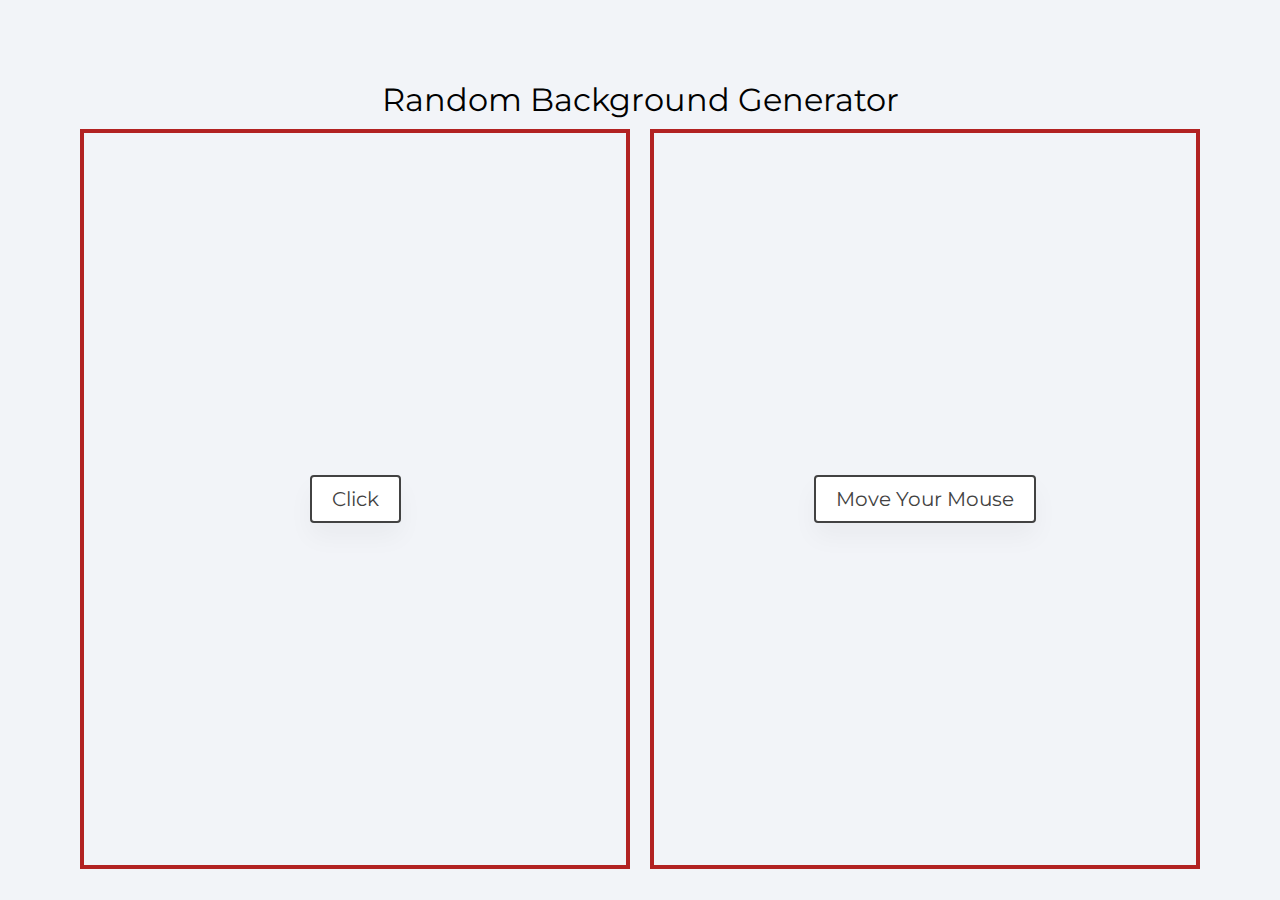
<file: block-BJaaek/code/index.html>
<!DOCTYPE html>
<html lang="en">
  <head>
    <meta charset="UTF-8" />
    <meta name="viewport" content="width=device-width, initial-scale=1.0" />
    <title>Random Background Generator</title>
    <link
      href="https://fonts.googleapis.com/css2?family=Montserrat:wght@200;400&display=swap"
      rel="stylesheet"
    />
    <link rel="stylesheet" href="style.css" />
  </head>
  <body>
    <div class="container">
      <h1>Random Background Generator</h1>
      <div class="boxes">
        <div class="box first">
          <div class="text">
            <p class="banner">Click</p>
          </div>
        </div>
        <div class="box second">
          <div class="text">
            <p class="banner">Move Your Mouse</p>
          </div>
        </div>
      </div>
    </div>
    <script src="./script.js"></script>
  </body>
</html>
</file>
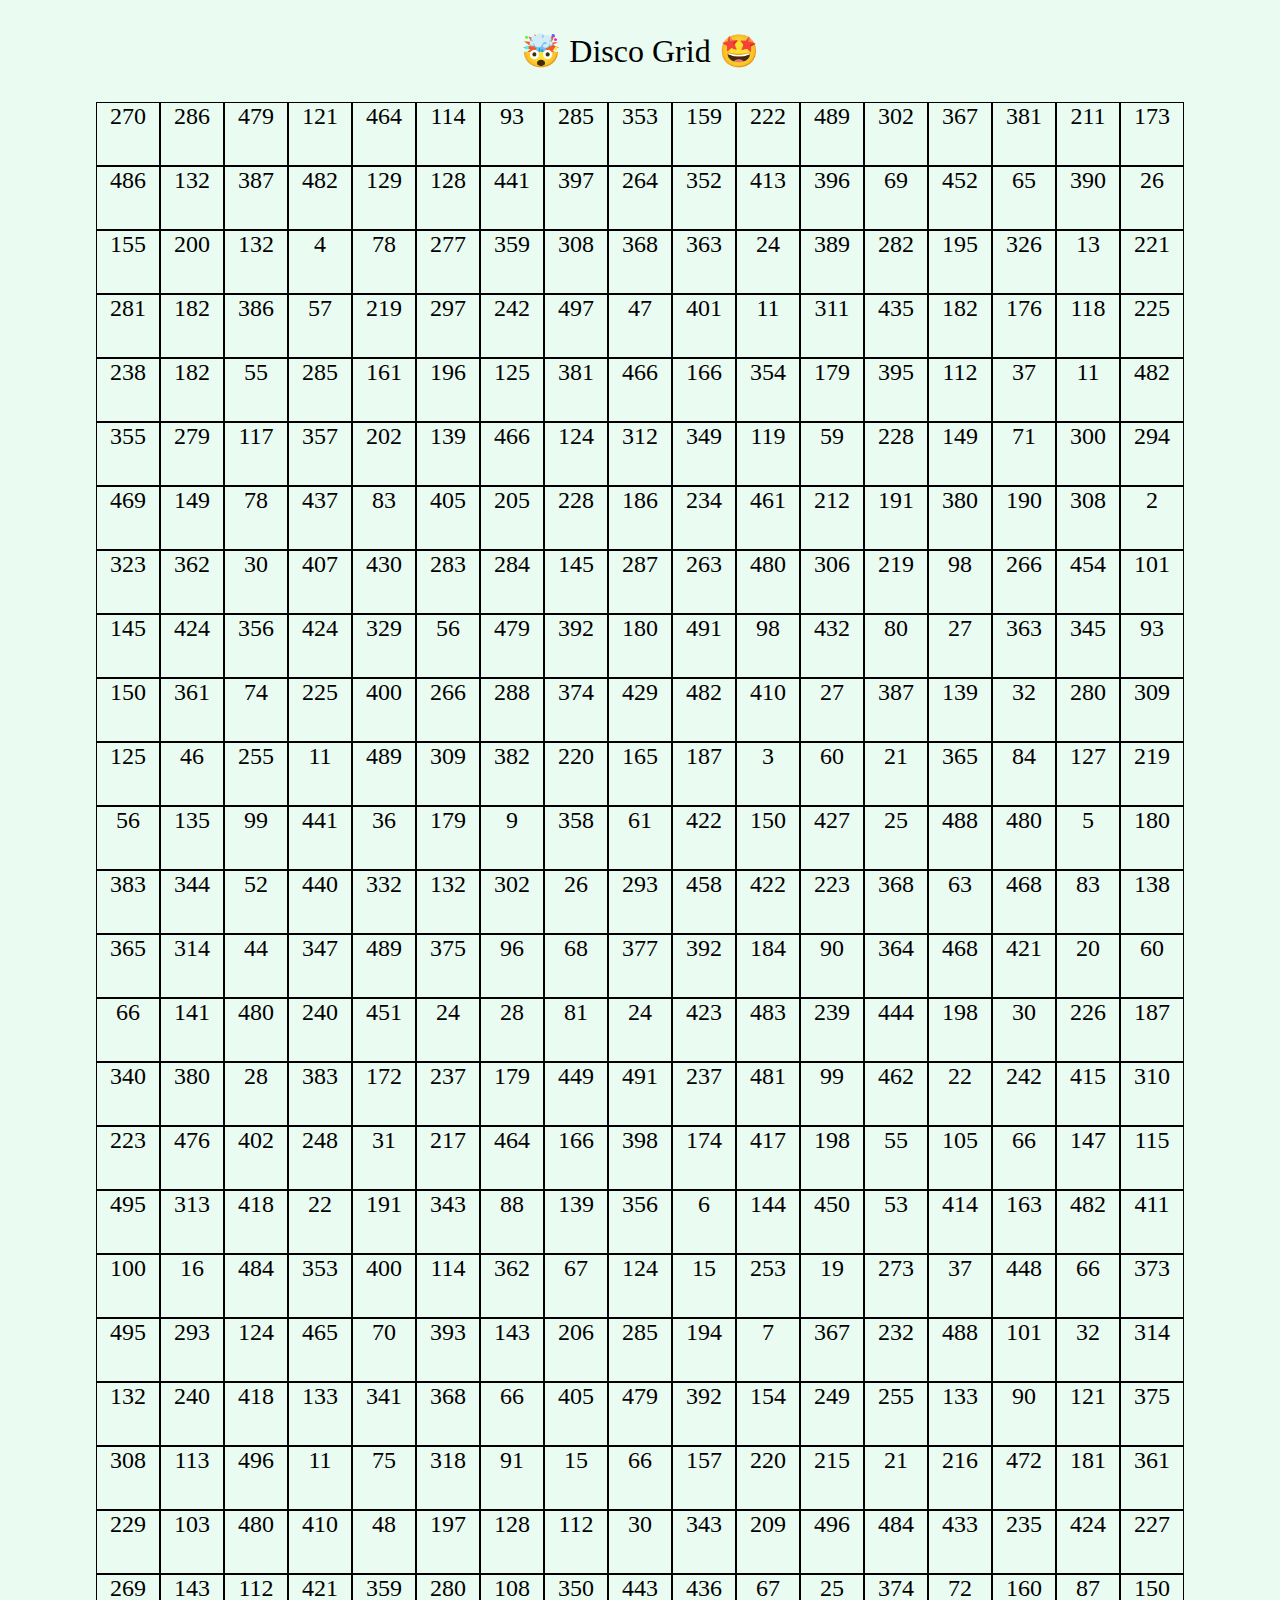
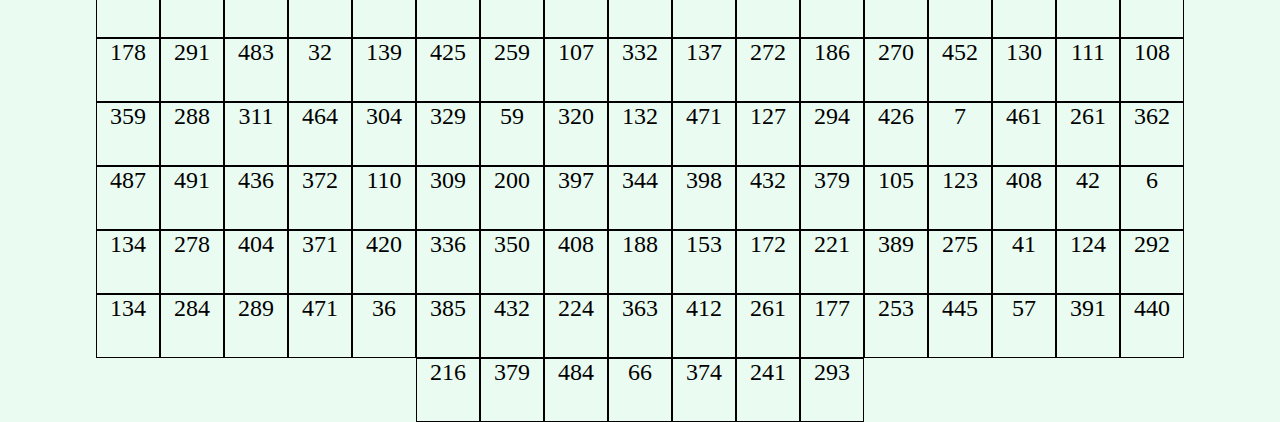
<file: block-BJaael/code/index.html>
<!DOCTYPE html>
<html lang="en">
  <head>
    <meta charset="UTF-8" />
    <meta name="viewport" content="width=device-width, initial-scale=1.0" />
    <title>🤯 Disco Grid 🤩</title>
    <link
      href="https://fonts.googleapis.com/css2?family=Montserrat:wght@200;400&display=swap"
      rel="stylesheet"
    />
    <link rel="stylesheet" href="style.css" />
  </head>
  <body>
    <h1 class="heading">🤯 Disco Grid 🤩</h1>
    <div class="container flex">
      <div class="boxes"></div>
    </div>
    <script src="./script.js"></script>
  </body>
</html>
</file>
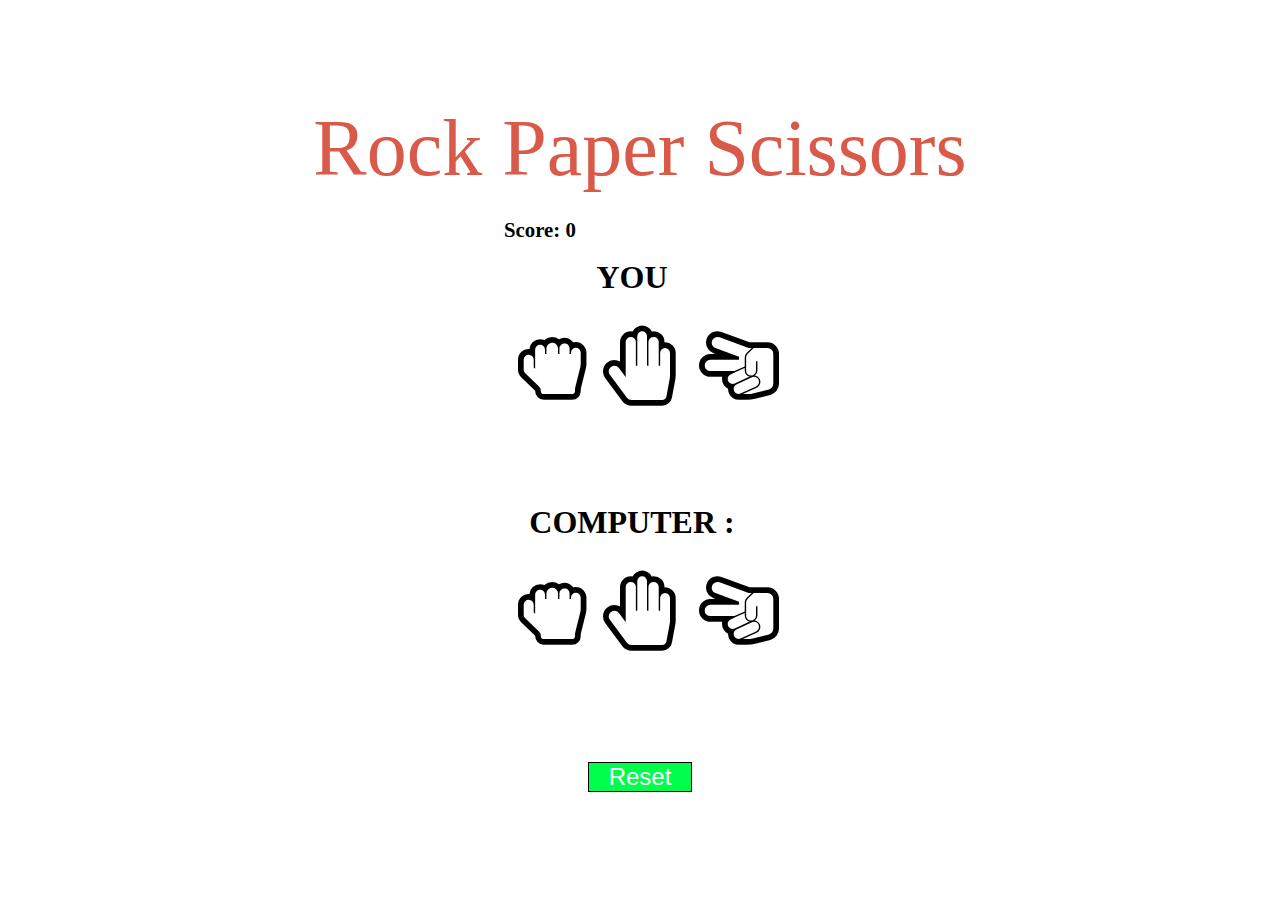
<file: block-BJaaen/code/index.html>
<!DOCTYPE html>
<html lang="en">
  <head>
    <meta charset="UTF-8" />
    <meta name="viewport" content="width=device-width, initial-scale=1.0" />
    <link
      rel="stylesheet"
      href=" https://stackpath.bootstrapcdn.com/font-awesome/4.7.0/css/font-awesome.min.css"
    />
    <link rel="stylesheet" href="style.css" />
    <title>Rock Paper and Scissors</title>
  </head>
  <body>
    <main>
      <h1>Rock Paper Scissors</h1>
      <div class="score-box">Score: <span class="score">0</span></div>
      <section class="user-section">
        <div class="you">
          <p>YOU</p>
          <div class="players-choice"></div>
        </div>
        <div class="icons player-icons">
          <div class="icon rock">
            <i
              class="fa fa-hand-rock-o"
              data-text="rock"
              aria-hidden="true"
            ></i>
          </div>
          <div class="icon paper">
            <i
              class="fa fa-hand-paper-o"
              data-text="paper"
              aria-hidden="true"
            ></i>
          </div>
          <div class="icon scissors">
            <i
              class="fa fa-hand-scissors-o"
              data-text="scissors"
              aria-hidden="true"
            ></i>
          </div>
        </div>
      </section>
      <section class="computer">
        <div class="comp">
          COMPUTER :
          <div class="computers-choice"></div>
        </div>
        <div class="icons comp-icons">
          <div class="icon rock">
            <i
              class="fa fa-hand-rock-o"
              data-text="rock"
              aria-hidden="true"
            ></i>
          </div>
          <div class="icon paper">
            <i
              class="fa fa-hand-paper-o"
              data-text="paper"
              aria-hidden="true"
            ></i>
          </div>
          <div class="icon scissors">
            <i
              class="fa fa-hand-scissors-o"
              data-text="scissors"
              aria-hidden="true"
            ></i>
          </div>
        </div>
      </section>
      <div class="box">
        <div class="winner"></div>
        <button class="reset">Reset</button>
      </div>
    </main>
    <script src="./script.js"></script>
  </body>
</html>
</file>
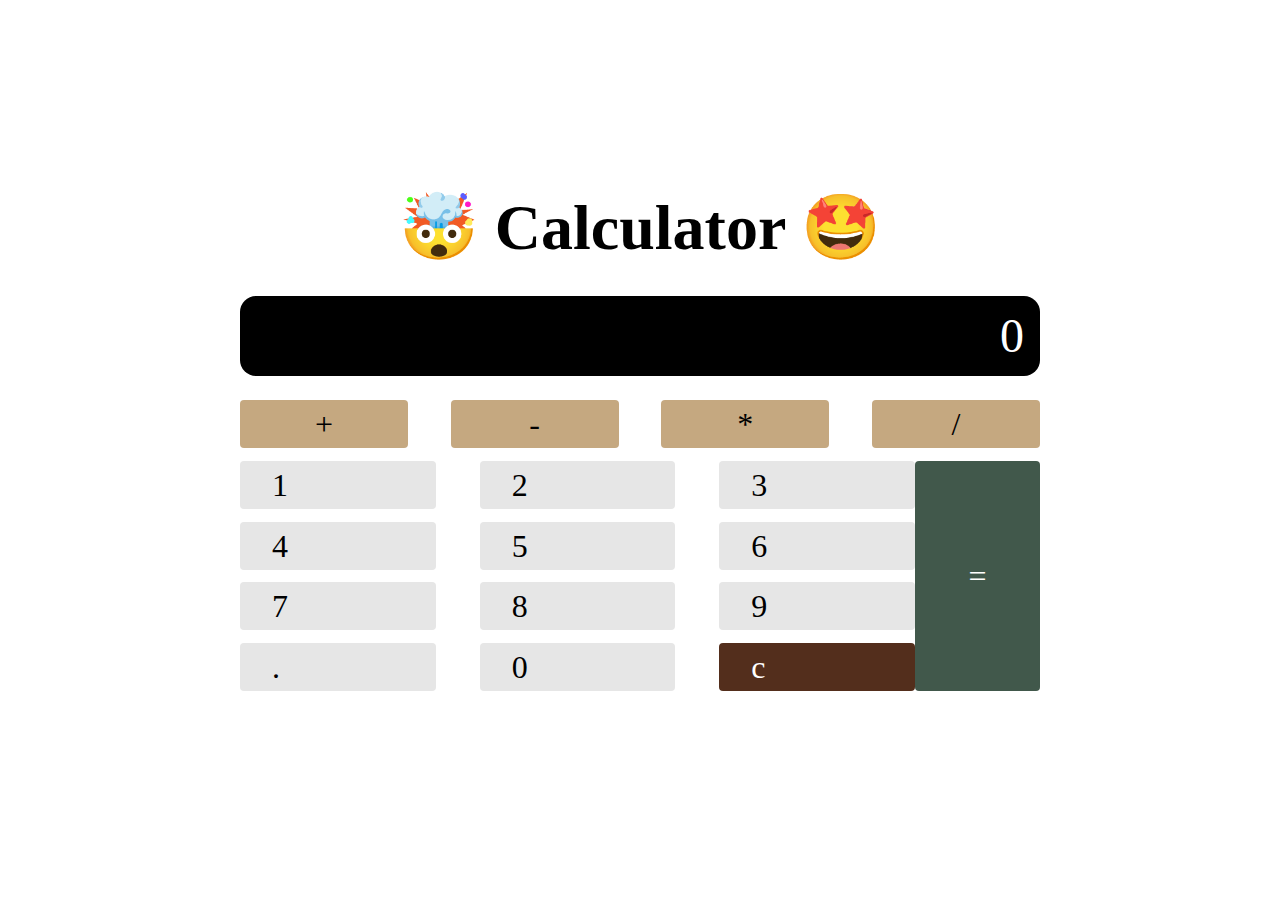
<file: block-BJaaeo/code/index.html>
<!DOCTYPE html>
<html lang="en">
  <head>
    <meta charset="UTF-8" />
    <meta name="viewport" content="width=device-width, initial-scale=1.0" />
    <title>Calculator</title>
    <link
      href="https://fonts.googleapis.com/css2?family=Montserrat:wght@200;400&display=swap"
      rel="stylesheet"
    />
    <link rel="stylesheet" href="style.css" />
  </head>
  <body>
    <h1>🤯 Calculator 🤩</h1>
    <div class="container">
      <div class="input">
        <p class="input-text"></p>
      </div>
      <div class="main">
        <div class="container-number flex justify-between align-center">
          <div class="btn">+</div>
          <div class="btn">-</div>
          <div class="btn">*</div>
          <div class="btn">/</div>
        </div>
        <div class="main-container flex justify-between">
          <div
            class="numbers flex justify-between align-center flex-wrap flex-75"
          >
            <div class="number">1</div>
            <div class="number">2</div>
            <div class="number">3</div>
            <div class="number">4</div>
            <div class="number">5</div>
            <div class="number">6</div>
            <div class="number">7</div>
            <div class="number">8</div>
            <div class="number">9</div>
            <div class="number">.</div>
            <div class="number">0</div>
            <div class="clear">c</div>
          </div>
          <div class="plus flex justify-center">=</div>
        </div>
      </div>
    </div>
    <script src="./script.js"></script>
  </body>
</html>
</file>
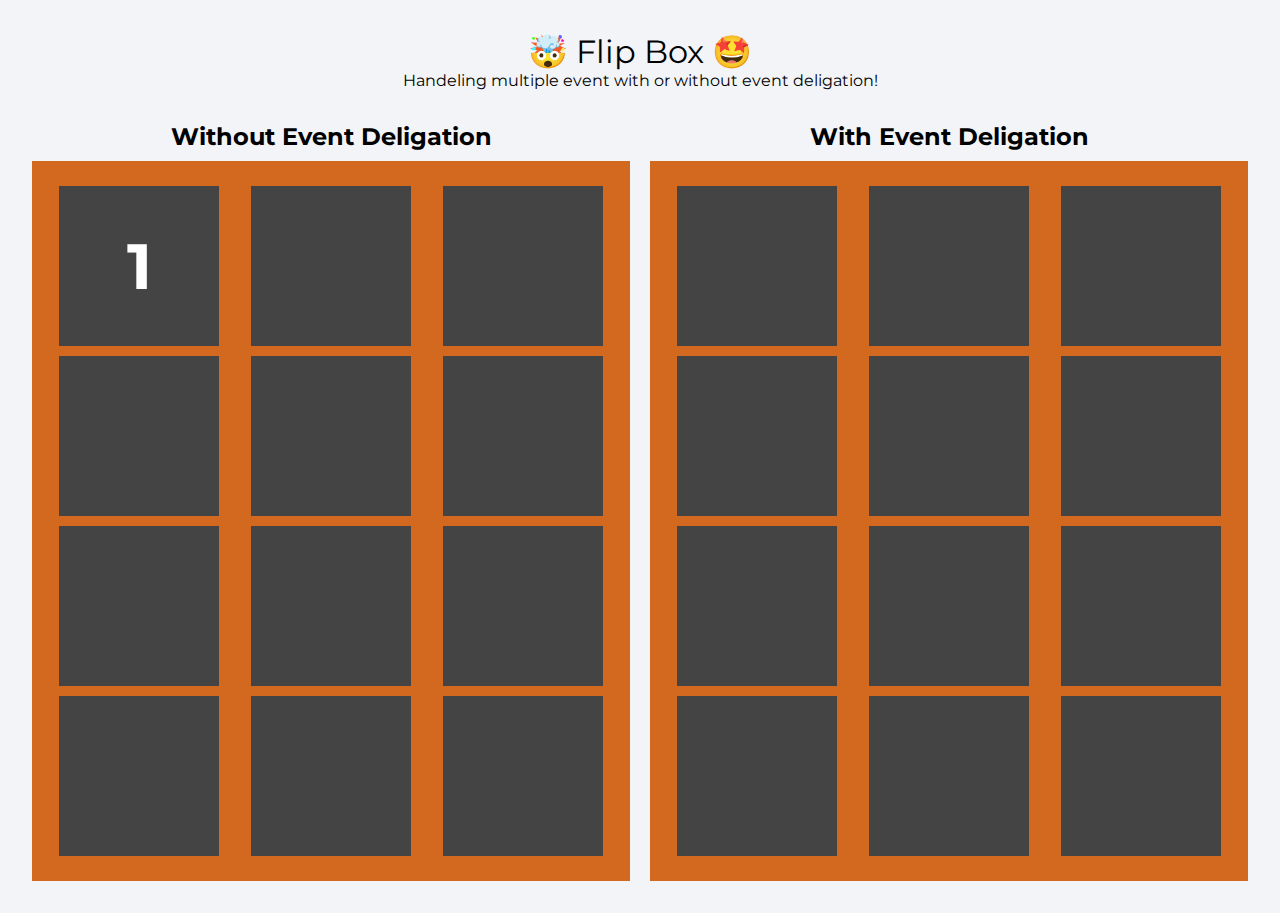
<file: block-BJaaep/code/index.html>
<!DOCTYPE html>
<html lang="en">
  <head>
    <meta charset="UTF-8" />
    <meta name="viewport" content="width=device-width, initial-scale=1.0" />
    <title>Flip Box</title>
    <link
      href="https://fonts.googleapis.com/css2?family=Montserrat:wght@200;400&display=swap"
      rel="stylesheet"
    />
    <link rel="stylesheet" href="style.css" />
  </head>
  <body>
    <h1 class="heading">🤯 Flip Box 🤩</h1>
    <p>Handeling multiple event with or without event deligation!</p>
    <div class="container">
      <div class="wrapper">
        <h2>Without Event Deligation</h2>
        <ul class="boxes boxes-1">
          <li class="box">1</li>
          <li class="box"></li>
          <li class="box"></li>
          <li class="box"></li>
          <li class="box"></li>
          <li class="box"></li>
          <li class="box"></li>
          <li class="box"></li>
          <li class="box"></li>
          <li class="box"></li>
          <li class="box"></li>
          <li class="box"></li>
        </ul>
      </div>
      <div class="wrapper">
        <h2>With Event Deligation</h2>
        <ul class="boxes">
          <li class="box"></li>
          <li class="box"></li>
          <li class="box"></li>
          <li class="box"></li>
          <li class="box"></li>
          <li class="box"></li>
          <li class="box"></li>
          <li class="box"></li>
          <li class="box"></li>
          <li class="box"></li>
          <li class="box"></li>
          <li class="box"></li>
        </ul>
      </div>
    </div>
    <script src="./script.js"></script>
  </body>
</html>
</file>
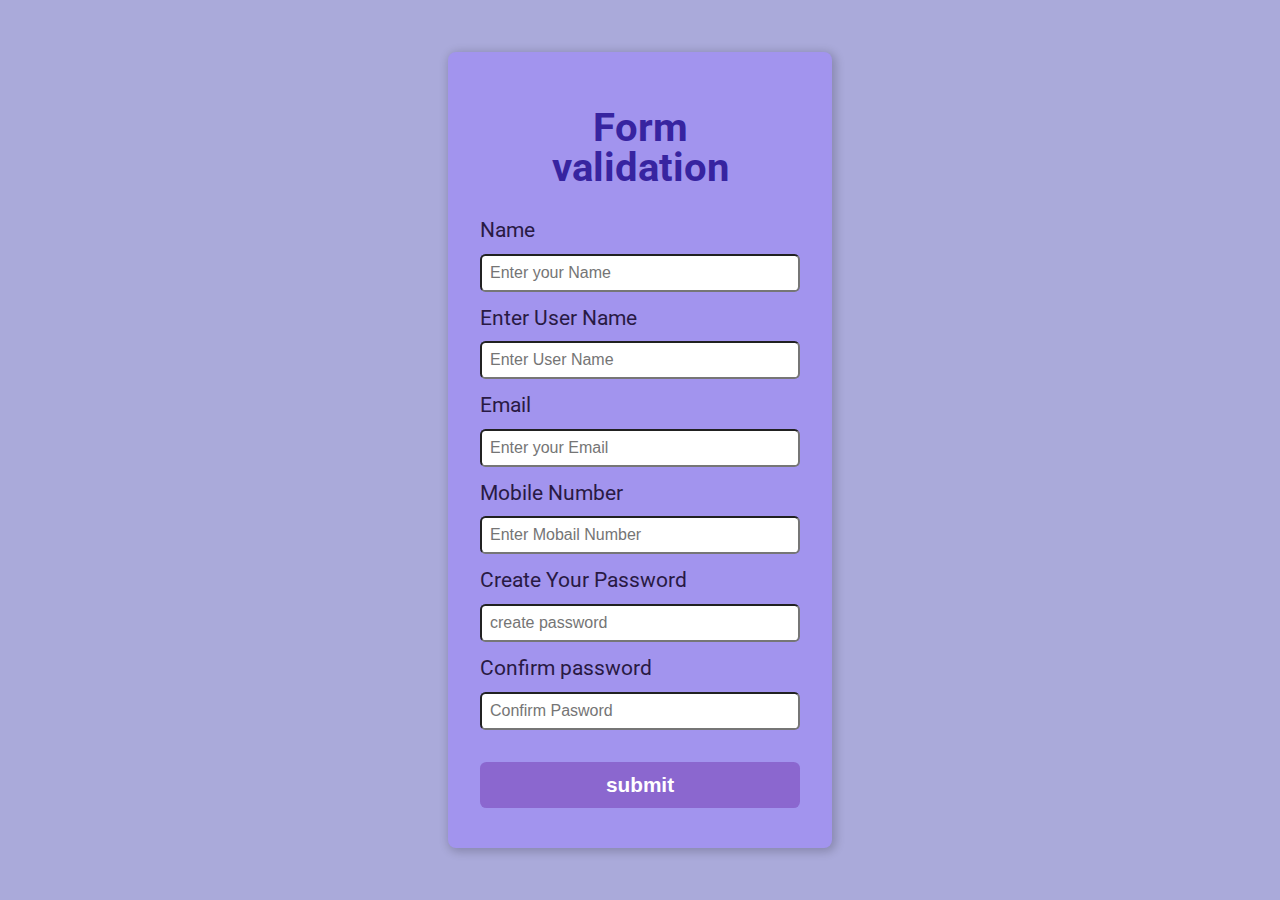
<file: block-BJaaes/code/index.html>
<!DOCTYPE html>
<html lang="en">
  <head>
    <meta charset="UTF-8" />
    <meta name="viewport" content="width=device-width, initial-scale=1.0" />
    <link rel="stylesheet" href="style.css" />
    <title>Form Validation 👇</title>
  </head>
  <body>
    <!-- <h1>Form Validation</h1> -->
    <form action="" class="form">
      <fieldset>
        <h1 heading>Form validation</h1>
        <label for="name">
          Name
          <input
            type="text"
            name="name"
            id="name"
            placeholder="Enter your Name"
          />
          <small></small>
        </label>
        <label for="Username">
          Enter User Name
          <input
            type="text"
            name="username"
            id="username"
            placeholder="Enter User Name"
          />
          <small></small>
        </label>
        <label for="Email">
          Email
          <input
            type="email"
            name="email"
            id="email"
            placeholder="Enter your Email"
          />
          <small></small>
        </label>
        <label for="Mobile">
          Mobile Number
          <input
            type="number"
            id="mobile"
            name="number"
            placeholder="Enter Mobail Number"
          />
          <small></small>
        </label>
        <label for="Password">
          Create Your Password
          <input
            type="password"
            name="password"
            id="password"
            placeholder="create password"
          />
          <small></small>
        </label>
        <label for="Confirm password">
          Confirm password
          <input
            type="password"
            name="cpassword"
            id="re-password"
            placeholder="Confirm Pasword"
          />
          <small></small>
        </label>
        <button type="submit">submit</button>
      </fieldset>
    </form>

    <script src="./script.js"></script>
  </body>
</html>
</file>
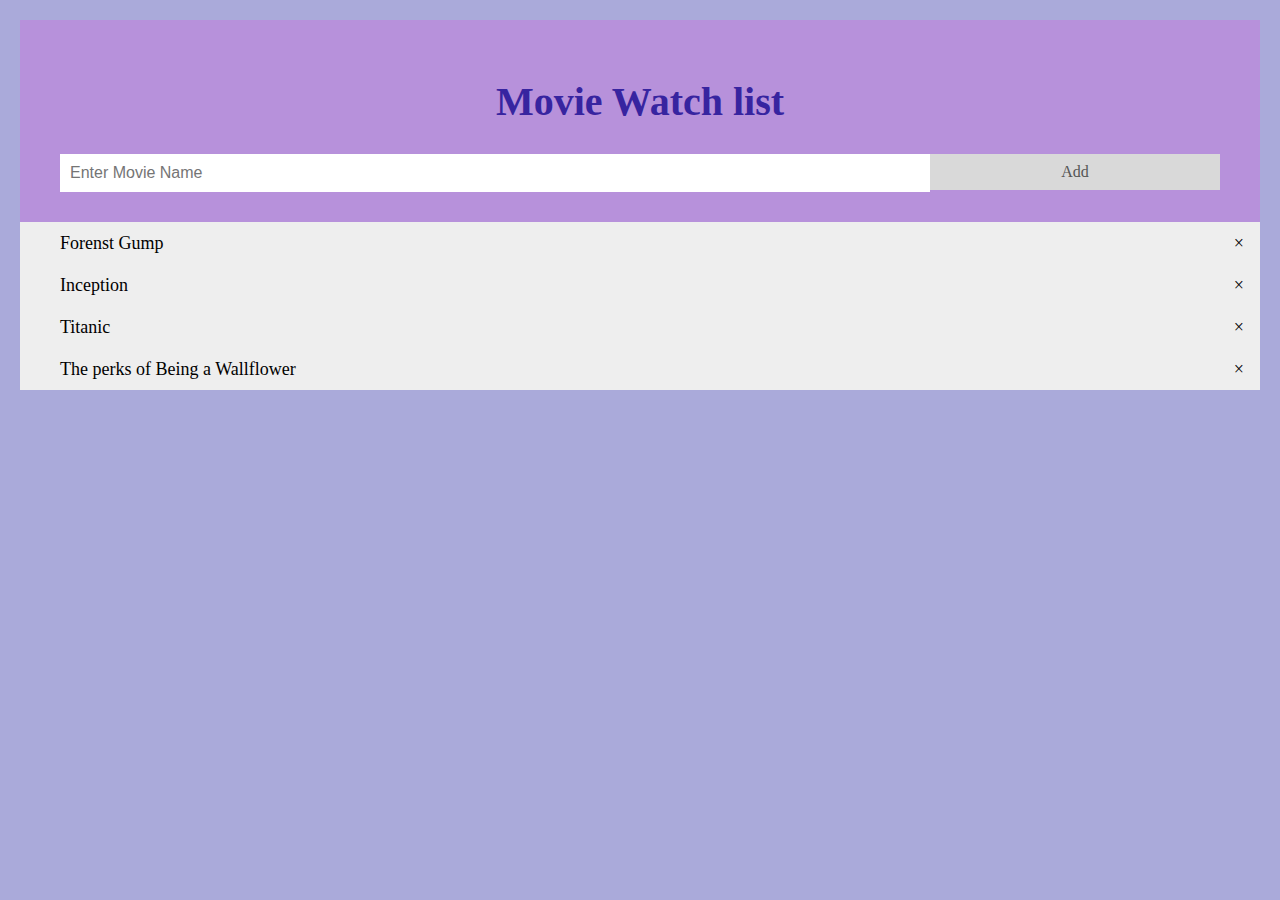
<file: block-BJaaet/code/index.html>
<!DOCTYPE html>
<html lang="en">
  <head>
    <meta charset="UTF-8" />
    <meta name="viewport" content="width=device-width, initial-scale=1.0" />
    <title>Movie Watch List</title>
    <link rel="stylesheet" href="style.css" />
  </head>
  <body>
    <main class="wrap">
      <div id="myDIV" class="header">
        <h2>Movie Watch list</h2>
        <input type="text" id="myInput" placeholder="Enter Movie Name" />
        <span onclick="newElement()" class="addBtn">Add</span>
      </div>
      <div>
        <ul id="myUL">
          <li>Forenst Gump</li>
          <li>Inception</li>
          <li>Titanic</li>
          <li>The perks of Being a Wallflower</li>
        </ul>
      </div>
    </main>
    <script src="./script.js"></script>
  </body>
</html>
</file>
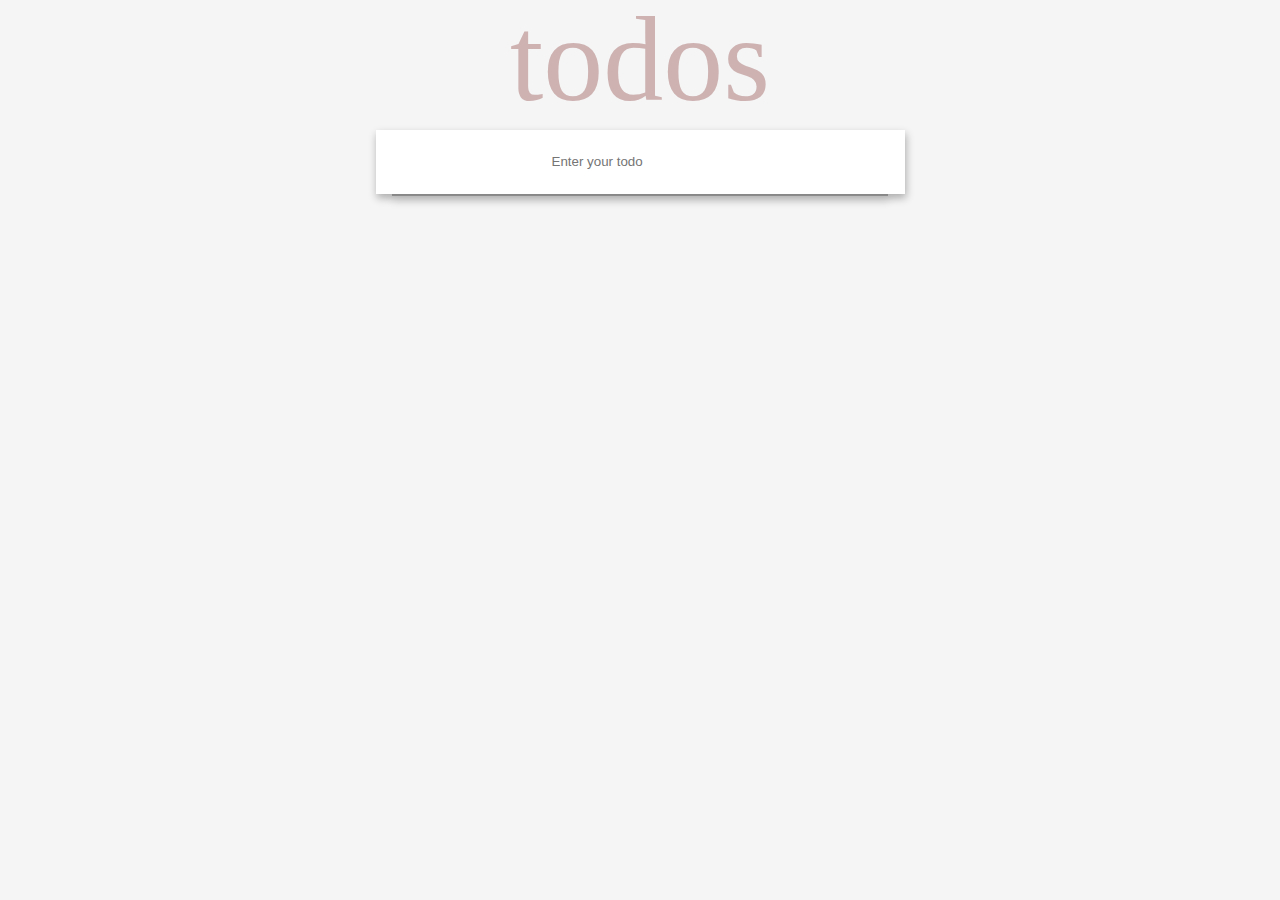
<file: block-BJaaev/code/index.html>
<!DOCTYPE html>
<html lang="en">
  <head>
    <meta charset="UTF-8" />
    <meta name="viewport" content="width=device-width, initial-scale=1.0" />
    <title>TODO Application</title>
    <link rel="stylesheet" href="style.css" />
  </head>
  <body>
    <h1>todos</h1>
    <div class="container">
      <input type="text" id="text" name="todo" placeholder="Enter your todo" />
      <ul></ul>
    </div>
    <script src="./script.js"></script>
  </body>
</html>
</file>
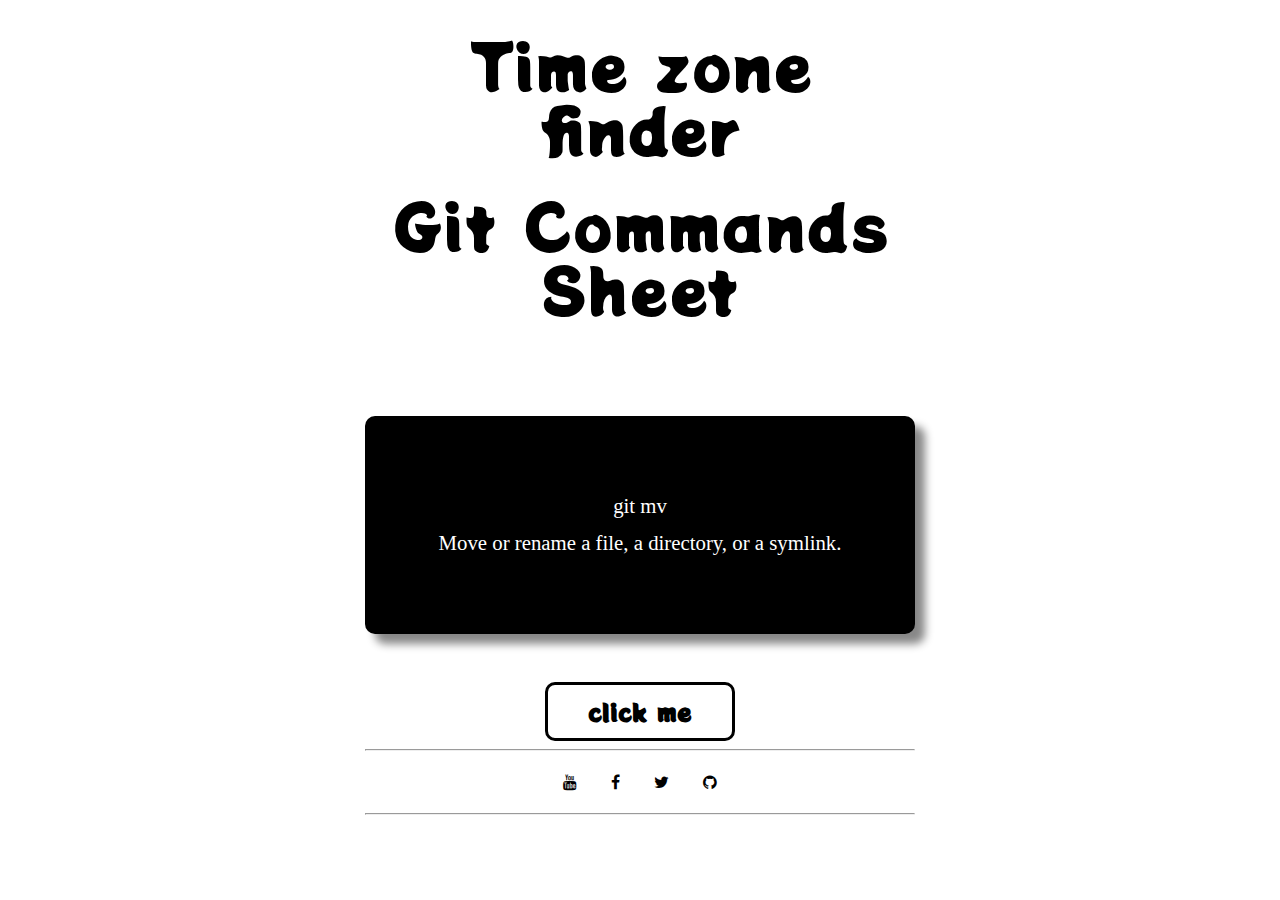
<file: block-BJaafa/code/index.html>
<!DOCTYPE html>
<html lang="en">
  <head>
    <meta charset="UTF-8" />
    <meta name="viewport" content="width=device-width, initial-scale=1.0" />
    <title>Chrome Extension</title>
    <link rel="stylesheet" href="style.css" />
    <link rel="preconnect" href="https://fonts.gstatic.com" />
    <link
      href="https://fonts.googleapis.com/css2?family=Potta+One&display=swap"
      rel="stylesheet"
    />
    <link
      href="https://stackpath.bootstrapcdn.com/font-awesome/4.7.0/css/font-awesome.min.css"
      rel="stylesheet"
      integrity="sha384-wvfXpqpZZVQGK6TAh5PVlGOfQNHSoD2xbE+QkPxCAFlNEevoEH3Sl0sibVcOQVnN"
      crossorigin="anonymous"
    />
  </head>
  <body>
    <div class="container">
      <h1>Time zone finder</h1>
      <div id="showTimezone"></div>

      <h1>Git Commands Sheet</h1>
      <div class="code">
        <code></code>
        <p></p>
      </div>
    </div>
    <!--  -->
    <button id="getTimezone" class="btn btn-outline-primary btn-block mb-2">
      click me
    </button>
    <hr />
    <a href="https://www.youtube.com/" target="_blank">
      <i class="fa fa-youtube"></i>
    </a>

    <a href="https://www.facebook.com/" target="_blank">
      <i class="fa fa-facebook"></i>
    </a>

    <a href="https://www.twitter.com/" target="_blank">
      <i class="fa fa-twitter"></i>  
    </a>

    <a href="https://www.github.com/" target="_blank">
      <i class="fa fa-github"></i>
    </a>
    <hr />
    <script src="./script.js"></script>
  </body>
</html>
</file>
<file: block-BJaaek/code/style.css>
html {
  box-sizing: border-box;
  font-size: 16px;
}

*,
*:before,
*:after {
  box-sizing: inherit;
}

body,
h1,
h2,
h3,
h4,
h5,
h6,
p,
ol,
ul {
  margin: 0;
  padding: 0;
  font-weight: normal;
}

ol,
ul {
  list-style: none;
}

img {
  max-width: 100%;
  height: auto;
}

body {
  background: #f2f4f8;
  height: 100%;
  font-family: "Montserrat", sans-serif;
  width: 100vw;
  height: 100vh;
}

.container {
  text-align: center;
  height: 100%;
  max-width: 1280px;
  padding: 5rem;
  margin: 0 auto;
}
h1 {
  padding-bottom: 10px;
}

.banner {
  display: inline-block;
  color: #424242;
  font-size: 20px;
  text-decoration: none;
  text-align: center;
  margin: 20px auto;
  padding: 10px 20px;
  background: white;
  border-radius: 4px;
  min-width: 24px;
  font-size: 20px;
  box-shadow: 0 14px 26px rgba(0, 0, 0, 0.04);
  border: 2px solid;
}

.boxes {
  display: flex;
  justify-content: center;
  align-items: center;
  width: 100%;
  height: 100%;
}
.box {
  border: 4px solid firebrick;
  height: 100%;
  width: 50%;
}
.text {
  height: 100%;
  display: flex;
  justify-content: center;
  align-items: center;
}

.first {
  margin-right: 20px;
}
</file>
<file: block-BJaael/code/style.css>
html {
  box-sizing: border-box;
  font-size: 16px;
}

*,
*:before,
*:after {
  box-sizing: inherit;
}
body {
  background-color: #eafcf1;
}
body,
h1,
h2,
h3,
h4,
h5,
h6,
p,
ol,
ul {
  margin: 0;
  padding: 0;
  font-weight: normal;
}

ol,
ul {
  list-style: none;
}

img {
  max-width: 100%;
  height: auto;
}

.container {
  max-width: 1180px;
  width: 100%;
  margin: 0 auto;
  padding: 0 2rem;
}

h1 {
  text-align: center;
  margin: 2rem;
}
h2 {
  text-align: center;
}

.boxes {
  display: flex;
  justify-content: center;
  align-items: center;
  flex-wrap: wrap;
}

.box {
  width: 4rem;
  height: 4rem;
  border: 1px solid black;
}
</file>
<file: block-BJaaep/code/style.css>
html {
  box-sizing: border-box;
  font-size: 16px;
}

*,
*:before,
*:after {
  box-sizing: inherit;
}

body,
h1,
h2,
h3,
h4,
h5,
h6,
p,
ol,
ul {
  margin: 0;
  padding: 0;
  font-weight: normal;
}

ol,
ul {
  list-style: none;
}

img {
  max-width: 100%;
  height: auto;
}

body {
  background: #f2f4f8;
  font-family: "Montserrat", sans-serif;
  text-align: center;
}

.container {
  text-align: center;
  max-width: 1280px;
  padding: 2rem;
  margin: 0 auto;
  display: flex;
}

.banner {
  display: inline-block;
  color: #424242;
  font-size: 20px;
  text-decoration: none;
  text-align: center;
  margin: 20px auto;
  padding: 10px 20px;
  background: white;
  border-radius: 4px;
  min-width: 24px;
  font-size: 20px;
  box-shadow: 0 14px 26px rgba(0, 0, 0, 0.04);
  border: 2px solid;
}
.wrapper {
  max-width: 50%;
  margin: 0 auto;
}

.boxes {
  display: flex;
  flex-wrap: wrap;
  justify-content: space-evenly;
  background-color: chocolate;
  color: #444;
  padding: 20px 0;
}

.wrapper:first-child {
  margin-right: 20px;
}

.box {
  margin: 5px;
  background-color: #444;
  background-size: contain;
  background-repeat: no-repeat;
  background-position: center center;
  height: 160px;
  width: 160px;
  display: flex;
  justify-content: center;
  align-items: center;
  font-size: 4rem;
  font-weight: bold;
  color: white;
  cursor: pointer;
}
.text {
  height: 100%;
  display: flex;
  justify-content: center;
  align-items: center;
}

.first {
  margin-right: 20px;
}

h2 {
  font-weight: bolder;
  padding-bottom: 10px;
}

.heading {
  text-align: center;
  margin-top: 2rem;
}
</file>
<file: block-BJaaes/code/style.css>
@import url("https://fonts.googleapis.com/css2?family=Lobster&family=Roboto:wght@400;500;700;900&display=swap");

html,
body,
div,
span,
applet,
object,
iframe,
h1,
h2,
h3,
h4,
h5,
h6,
p,
blockquote,
pre,
a,
abbr,
acronym,
address,
big,
cite,
code,
del,
dfn,
em,
img,
ins,
kbd,
q,
s,
samp,
small,
strike,
strong,
sub,
sup,
tt,
var,
b,
u,
i,
center,
dl,
dt,
dd,
ol,
ul,
li,
fieldset,
form,
label,
legend,
table,
caption,
tbody,
tfoot,
thead,
tr,
th,
td,
article,
aside,
canvas,
details,
embed,
figure,
figcaption,
footer,
header,
hgroup,
menu,
nav,
output,
ruby,
section,
summary,
time,
mark,
audio,
video {
  margin: 0;
  padding: 0;
  border: 0;
  font-size: 100%;
  font: inherit;
  vertical-align: baseline;
}
/* HTML5 display-role reset for older browsers */
article,
aside,
details,
figcaption,
figure,
footer,
header,
hgroup,
menu,
nav,
section {
  display: block;
}
body {
  line-height: 1;
}
ol,
ul {
  list-style: none;
}
blockquote,
q {
  quotes: none;
}
blockquote:before,
blockquote:after,
q:before,
q:after {
  content: "";
  content: none;
}
table {
  border-collapse: collapse;
  border-spacing: 0;
}

*,
*::after,
*::before {
  box-sizing: border-box;
  margin: 0;
  padding: 0;
}

body {
  width: 100vw;
  height: 100vh;
  display: flex;
  justify-content: center;
  align-items: center;
  background-color: rgb(170, 170, 218);
  font-family: "Roboto", sans-serif;
}
h1 {
  font-size: 2.5rem;
  text-align: center;
  font-weight: 700;
  color: #3724a0;
  margin: 2rem;
}
.form {
  flex-direction: column;
  width: 30%;
  background-color: #a294ee;
  padding: 1.5rem 2rem;
  border-radius: 0.5rem;
  box-shadow: 2px 2px 10px 2px rgba(0, 0, 0, 0.2);
}

button {
  display: inline-block;
  width: 100%;
  padding: 0.7rem 0;
  border-radius: 0.4rem;
  border: none;
  background-color: #8b67cf;
  outline: 0;
  font-size: 1.3rem;
  cursor: pointer;
  margin: 1rem 0;
  color: white;
  font-weight: 600;
  border: 1px 2px 3px rgba(0, 0, 0, 0.2);
}

label {
  margin: 1rem 0;
  display: block;
  color: #291a44;
  font-size: 1.3rem;
}
input {
  display: block;
  margin: 0.8rem 0;
  font-size: 1rem;
  padding: 0.5rem;
  width: 100%;
  outline: 0;
  border-radius: 0.35rem;
}
/* small {
  border: 1px solid red;
} */
</file>
<file: block-BJaaet/code/style.css>
@import url("https://fonts.googleapis.com/css2?family=Lobster&family=Roboto:wght@400;500;700;900&display=swap");

html,
body,
div,
span,
applet,
object,
iframe,
h1,
h2,
h3,
h4,
h5,
h6,
p,
blockquote,
pre,
a,
abbr,
acronym,
address,
big,
cite,
code,
del,
dfn,
em,
img,
ins,
kbd,
q,
s,
samp,
small,
strike,
strong,
sub,
sup,
tt,
var,
b,
u,
i,
center,
dl,
dt,
dd,
ol,
ul,
li,
fieldset,
form,
label,
legend,
table,
caption,
tbody,
tfoot,
thead,
tr,
th,
td,
article,
aside,
canvas,
details,
embed,
figure,
figcaption,
footer,
header,
hgroup,
menu,
nav,
output,
ruby,
section,
summary,
time,
mark,
audio,
video {
  margin: 0;
  padding: 0;
  border: 0;
  font-size: 100%;
  font: inherit;
  vertical-align: baseline;
}
/* HTML5 display-role reset for older browsers */
article,
aside,
details,
figcaption,
figure,
footer,
header,
hgroup,
menu,
nav,
section {
  display: block;
}
body {
  line-height: 1;
}
ol,
ul {
  list-style: none;
}
blockquote,
q {
  quotes: none;
}
blockquote:before,
blockquote:after,
q:before,
q:after {
  content: "";
  content: none;
}
table {
  border-collapse: collapse;
  border-spacing: 0;
}

*,
*::after,
*::before {
  box-sizing: border-box;
  margin: 0;
  padding: 0;
}
body {
  margin: 0;
  justify-content: center;
  align-items: center;
  background-color: rgb(170, 170, 218);
}
h2 {
  font-size: 2.5rem;
  text-align: center;
  font-weight: 700;
  color: #3724a0;
  margin: 2rem;
}
.wrap {
  margin: 0 auto;
  padding: 20px;
}
li {
  display: flex;
  /* width: 10rem; */
  padding: 10px;
  justify-content: space-between;
}
ul {
  margin: 0;
  padding: 0;
}
ul li {
  cursor: pointer;
  position: relative;
  padding: 12px 8px 12px 40px;
  list-style-type: none;
  background: #eee;
  font-size: 18px;
  transition: 0.2s;
  -webkit-user-select: none;
  -moz-user-select: none;
  -ms-user-select: none;
  user-select: none;
}
.myUL {
  width: 80%;
  background-color: rgb(183, 145, 219);
  padding: 30px 40px;
  color: white;
  text-align: center;
}

ul li:hover {
  background: #ddd;
}

ul li.checked {
  background: #888;
  color: #fff;
  text-decoration: line-through;
}
.close {
  position: absolute;
  right: 0;
  top: 0;
  padding: 12px 16px 12px 16px;
}

.close:hover {
  background-color: #f44336;
  color: white;
}
.header {
  background-color: rgb(183, 145, 219);
  padding: 30px 40px;
  color: white;
  text-align: center;
}

/* Clear floats after the header */
.header:after {
  content: "";
  display: table;
  clear: both;
}

/* Style the input */
input {
  margin: 0;
  border: none;
  border-radius: 0;
  width: 75%;
  padding: 10px;
  float: left;
  font-size: 16px;
}

/* Style the "Add" button */
.addBtn {
  padding: 10px;
  width: 25%;
  background: #d9d9d9;
  color: #555;
  float: left;
  text-align: center;
  font-size: 16px;
  cursor: pointer;
  transition: 0.3s;
  border-radius: 0;
}

.addBtn:hover {
  background-color: #bbb;
}
</file>
<file: block-BJaaen/code/style.css>
/* http://meyerweb.com/eric/tools/css/reset/ 
   v2.0 | 20110126
   License: none (public domain)
*/

html,
body,
div,
span,
applet,
object,
iframe,
h1,
h2,
h3,
h4,
h5,
h6,
p,
blockquote,
pre,
a,
abbr,
acronym,
address,
big,
cite,
code,
del,
dfn,
em,
img,
ins,
kbd,
q,
s,
samp,
small,
strike,
strong,
sub,
sup,
tt,
var,
b,
u,
i,
center,
dl,
dt,
dd,
ol,
ul,
li,
fieldset,
form,
label,
legend,
table,
caption,
tbody,
tfoot,
thead,
tr,
th,
td,
article,
aside,
canvas,
details,
embed,
figure,
figcaption,
footer,
header,
hgroup,
menu,
nav,
output,
ruby,
section,
summary,
time,
mark,
audio,
video {
  margin: 0;
  padding: 0;
  border: 0;
  font-size: 100%;
  font: inherit;
  vertical-align: baseline;
}
/* HTML5 display-role reset for older browsers */
article,
aside,
details,
figcaption,
figure,
footer,
header,
hgroup,
menu,
nav,
section {
  display: block;
}
body {
  line-height: 1;
}
ol,
ul {
  list-style: none;
}
blockquote,
q {
  quotes: none;
}
blockquote:before,
blockquote:after,
q:before,
q:after {
  content: "";
  content: none;
}
table {
  border-collapse: collapse;
  border-spacing: 0;
}

/*custom style  */

* {
  box-sizing: border-box;
  margin: 0 auto;
  padding: 0;
}

main {
  display: flex;
  justify-content: center;
  flex-direction: column;
  align-items: center;
  height: 100vh;
}

h1 {
  margin-bottom: 2rem;
}

.you,
.comp {
  text-align: center;
  font-size: 2rem;
  margin-bottom: 2rem;
  display: flex;
  justify-content: center;
  margin-top: 1.3rem;
  font-weight: bolder;
}

.icons {
  text-align: center;
  display: flex;
  margin-bottom: 5rem;
  /* width: 6rem; */
}

.icon i {
  font-size: 5rem;
  margin-left: 1rem;
}

.active i {
  color: rgb(255, 0, 0);
}

.winner {
  color: black;
  font-size: 1.5rem;
  font-weight: bold;
}

.score {
  width: 10rem;
  color: black;
  font-size: 1.3rem;
  font-weight: bold;
}

.score-box {
  width: 17rem;
  color: black;
  font-size: 1.3rem;
  font-weight: bold;
}

.players-choice,
.computers-choice {
  margin-left: 1rem;
  text-transform: uppercase;
  font-size: 2rem;
  color: black;
  font-weight: bolder;
}
h1 {
  font-size: 5rem;
  color: rgb(218, 90, 73);
}
.box {
  display: flex;
  justify-content: space-between;
  width: 17rem;
  margin-top: 2rem;
}

button {
  padding: 0 1.2rem;
  font-size: 1.5rem;
  color: white;
  background-color: rgb(0, 255, 76);
  border: 0.1rem solid black;
}
</file>
<file: block-BJaaeo/code/style.css>
/* http://meyerweb.com/eric/tools/css/reset/ 
   v2.0 | 20110126
   License: none (public domain)
*/

html,
body,
div,
span,
applet,
object,
iframe,
h1,
h2,
h3,
h4,
h5,
h6,
p,
blockquote,
pre,
a,
abbr,
acronym,
address,
big,
cite,
code,
del,
dfn,
em,
img,
ins,
kbd,
q,
s,
samp,
small,
strike,
strong,
sub,
sup,
tt,
var,
b,
u,
i,
center,
dl,
dt,
dd,
ol,
ul,
li,
fieldset,
form,
label,
legend,
table,
caption,
tbody,
tfoot,
thead,
tr,
th,
td,
article,
aside,
canvas,
details,
embed,
figure,
figcaption,
footer,
header,
hgroup,
menu,
nav,
output,
ruby,
section,
summary,
time,
mark,
audio,
video {
  margin: 0;
  padding: 0;
  border: 0;
  font-size: 100%;
  font: inherit;
  vertical-align: baseline;
}
/* HTML5 display-role reset for older browsers */
article,
aside,
details,
figcaption,
figure,
footer,
header,
hgroup,
menu,
nav,
section {
  display: block;
}
body {
  line-height: 1;
}
ol,
ul {
  list-style: none;
}
blockquote,
q {
  quotes: none;
}
blockquote:before,
blockquote:after,
q:before,
q:after {
  content: "";
  content: none;
}
table {
  border-collapse: collapse;
  border-spacing: 0;
}

/* Custom Style */

* {
  box-sizing: border-box;
  margin: 0 auto;
  padding: 16px 0;
}

html {
  font-size: 16px;
}
body {
  width: 100vw;
  height: 100vh;
  display: flex;
  justify-content: center;
  align-items: center;
  flex-direction: column;
}

.container {
  max-width: 800px;
  width: 100%;
  margin: 0 auto;
  display: flex;
  justify-content: center;
  flex-direction: column;
}
h1 {
  font-size: 4rem;
  color: black;
  font-weight: 700;
  margin-bottom: 20px;
}
.input-box {
  width: 100%;
}
.input-box input {
  width: 100%;
}
.btn-container {
  display: flex;
  justify-content: center;
  align-items: center;
}
.flex {
  display: flex;
}
.justify-center {
  justify-content: center;
}
.align-center {
  align-items: center;
}
.justify-between {
  justify-content: space-between;
}
.flex-direction {
  flex-direction: column;
}
.flex-wrap {
  flex-wrap: wrap;
}
.btn {
  flex: 0 1 21%;
  background: green;
  padding: 0.5rem 0.8rem;
  border-radius: 0.25rem;
  margin-bottom: 0.3rem;
  font-size: 2rem;
  background-color: #c5a880;
}
.number {
  flex: 0 1 29%;
  font-size: 2rem;
  padding: 0.5rem 2rem;
  background-color: #e6e6e6;
  margin-bottom: 0.8rem;
  border-radius: 0.25rem;
}
.width-100 {
  width: 100%;
}

.container-number {
  text-align: center;
  margin: 0.5rem 0;
}
.plus {
  flex: 0 1 22%;
  background: green;
  border-radius: 0.25rem;
  margin-bottom: 0.8rem;
  align-items: stretch;
  text-align: center;
  font-size: 2rem;
  background-color: #41584b;
  color: white;
  align-items: center;
}
.input {
  text-align: right;
  background-color: black;
  color: white;
  padding: 0.8rem 1rem;
  font-size: 3rem;
  border-radius: 1rem;
  margin: 1rem 0;
}
p {
  padding: 0.2rem 0;
}
.clear {
  background-color: #532e1c;
  color: white;
  font-size: 2rem;
  flex: 0 1 29%;
  font-size: 2rem;
  padding: 0.5rem 2rem;
  margin-bottom: 0.8rem;
  border-radius: 0.25rem;
}
</file>
<file: block-BJaaev/code/style.css>
/* http://meyerweb.com/eric/tools/css/reset/ 
   v2.0 | 20110126
   License: none (public domain)
*/

html,
body,
div,
span,
applet,
object,
iframe,
h1,
h2,
h3,
h4,
h5,
h6,
p,
blockquote,
pre,
a,
abbr,
acronym,
address,
big,
cite,
code,
del,
dfn,
em,
img,
ins,
kbd,
q,
s,
samp,
small,
strike,
strong,
sub,
sup,
tt,
var,
b,
u,
i,
center,
dl,
dt,
dd,
ol,
ul,
li,
fieldset,
form,
label,
legend,
table,
caption,
tbody,
tfoot,
thead,
tr,
th,
td,
article,
aside,
canvas,
details,
embed,
figure,
figcaption,
footer,
header,
hgroup,
menu,
nav,
output,
ruby,
section,
summary,
time,
mark,
audio,
video {
  margin: 0;
  padding: 0;
  border: 0;
  font-size: 100%;
  font: inherit;
  vertical-align: baseline;
}
/* HTML5 display-role reset for older browsers */
article,
aside,
details,
figcaption,
figure,
footer,
header,
hgroup,
menu,
nav,
section {
  display: block;
}
body {
  line-height: 1;
}
ol,
ul {
  list-style: none;
}
blockquote,
q {
  quotes: none;
}
blockquote:before,
blockquote:after,
q:before,
q:after {
  content: "";
  content: none;
}
table {
  border-collapse: collapse;
  border-spacing: 0;
}

/* custom style */
* {
  box-sizing: border-box;
  padding: 0;
  margin: 0;
  background-color: #f5f5f5;
}

.container {
  display: flex;
  justify-content: center;
  align-items: center;
  flex-direction: column;
}

h1 {
  text-align: center;
  font-size: 7.5rem;
  color: #ceb2b2;
  margin-bottom: 10px;
}

input[type="text"] {
  padding: 1.53rem 11rem;
  background-color: white;
  border: 0;
  box-shadow: 1px 4px 8px rgba(0, 0, 0, 0.3);
  position: relative;
}

input[type="checkbox"] {
  margin-right: 2rem;
  vertical-align: center;
}

ul {
  width: 31rem;
  background-color: white;
  margin: 0;
  border: 1px solid rgba(0, 0, 0, 0.3);
  box-shadow: 1px 4px 8px rgba(0, 0, 0, 0.3);
}

li {
  background-color: white;
  display: flex;
  padding: 1.5rem;
  width: 100%;
  border-bottom: 1px solid rgba(0, 0, 0, 0.3);
  cursor: pointer;
  position: relative;
}

p {
  background-color: white;
}

.list-box {
  width: 33rem;
  height: 3.2rem;
  border-top: 1px solid rgba(0, 0, 0, 0.3);
}

.borders {
  display: none;
  flex-direction: column;
  justify-content: flex-end;
}
.border-1 {
  width: 31.5rem;
  height: 5px;
  border-top: 1px solid rgba(0, 0, 0, 0.2);
  position: relative;
  left: 0;
  background-color: white;
  box-shadow: 1px 1px 1px rgba(0, 0, 0, 0.2);
}

.border-2 {
  width: 30rem;
  height: 5px;
  border-top: 1px solid rgba(0, 0, 0, 0.1);
  position: relative;
  left: 2%;
  background-color: white;
  box-shadow: 1px 1px 1px rgba(0, 0, 0, 0.2);
}

.cancel {
  margin-left: 1rem;
  cursor: pointer;
  position: absolute;
  right: 10%;
  color: #a37b7b;
  background-color: white;
}

span {
  margin-left: 1rem;
  cursor: pointer;
  position: absolute;
  right: 10%;
  color: #a37b7b;
}
li:hover span {
  display: inline-block;
}

.list-box {
  display: none;
  justify-content: space-between;
  align-items: center;
  padding: 0 1rem;
  background-color: white;
}

/* .strike {
  text-decoration: line-through;
} */

.all,
.complete,
.incomplete {
  cursor: pointer;
  background-color: white;
}

.all {
  border: 1px solid rgba(0, 0, 0, 0.3);
  padding: 6px 1rem;
  border-radius: 2px;
}

.complete:hover {
  border: 1px solid rgba(0, 0, 0, 0.3);
  padding: 6px 1rem;
  border-radius: 2px;
}
.incomplete:hover {
  border: 1px solid rgba(0, 0, 0, 0.3);
  padding: 4px;
  border-radius: 2px;
}

.clear {
  display: none;
}

.input-box {
  display: flex;
  justify-content: center;
  align-items: center;
}
a {
  text-decoration: none;
  color: black;
  background-color: white;
}

.arrow {
  position: absolute;
  top: 22%;
  right: 65%;
  z-index: 99;
  background-color: white;
}
</file>
<file: block-BJaafa/code/style.css>
/* http://meyerweb.com/eric/tools/css/reset/ 
   v2.0 | 20110126
   License: none (public domain)
*/

html,
body,
div,
span,
applet,
object,
iframe,
h1,
h2,
h3,
h4,
h5,
h6,
p,
blockquote,
pre,
a,
abbr,
acronym,
address,
big,
cite,
code,
del,
dfn,
em,
img,
ins,
kbd,
q,
s,
samp,
small,
strike,
strong,
sub,
sup,
tt,
var,
b,
u,
i,
center,
dl,
dt,
dd,
ol,
ul,
li,
fieldset,
form,
label,
legend,
table,
caption,
tbody,
tfoot,
thead,
tr,
th,
td,
article,
aside,
canvas,
details,
embed,
figure,
figcaption,
footer,
header,
hgroup,
menu,
nav,
output,
ruby,
section,
summary,
time,
mark,
audio,
video {
  margin: 0;
  padding: 0;
  border: 0;
  font-size: 100%;
  font: inherit;
  vertical-align: baseline;
}
/* HTML5 display-role reset for older browsers */
article,
aside,
details,
figcaption,
figure,
footer,
header,
hgroup,
menu,
nav,
section {
  display: block;
}
body {
  line-height: 1;
}
ol,
ul {
  list-style: none;
}
blockquote,
q {
  quotes: none;
}
blockquote:before,
blockquote:after,
q:before,
q:after {
  content: "";
  content: none;
}
table {
  border-collapse: collapse;
  border-spacing: 0;
}

/*custom style  */

body {
  margin: 0 auto;
}
h1 {
  font-size: 4rem;
  text-align: center;
  margin: 2rem 0;
  font-family: "Potta One", cursive;
}
.container {
  text-align: center;
  margin: 0 auto;
  max-width: 900px;
}
.flex {
  display: flex;
  justify-content: space-between;
}

.code {
  margin-top: 6rem;
  padding: 5rem 1rem;
  background-color: black;
  color: white;
  font-size: 1.3rem;
  border-radius: 10px;
  box-shadow: 10px 10px 8px #888888;
}
code {
  display: block;
  margin-bottom: 1rem;
}
button {
  margin-top: 3rem;
  font-size: 1.5rem;
  font-weight: bold;
  padding: 0.57rem 2.5rem;
  border: 0.2rem solid black;
  background-color: white;
  color: black;
  font-family: "Potta One", cursive;
  border-radius: 10px;
  outline: 0;
}

button:hover {
  background-color: rgb(167, 161, 161);
}

body {
  text-align: center;
  width: 550px;
}
a {
  text-decoration: none;
}

.fa {
  padding: 15px;
  font-size: 45px;
  color: #000;
}

.fa-youtube:hover {
  color: red;
}

.fa-facebook:hover {
  color: blue;
}

.fa-twitter:hover {
  color: lightblue;
}

.fa-github:hover {
  color: orange;
}
</file>
